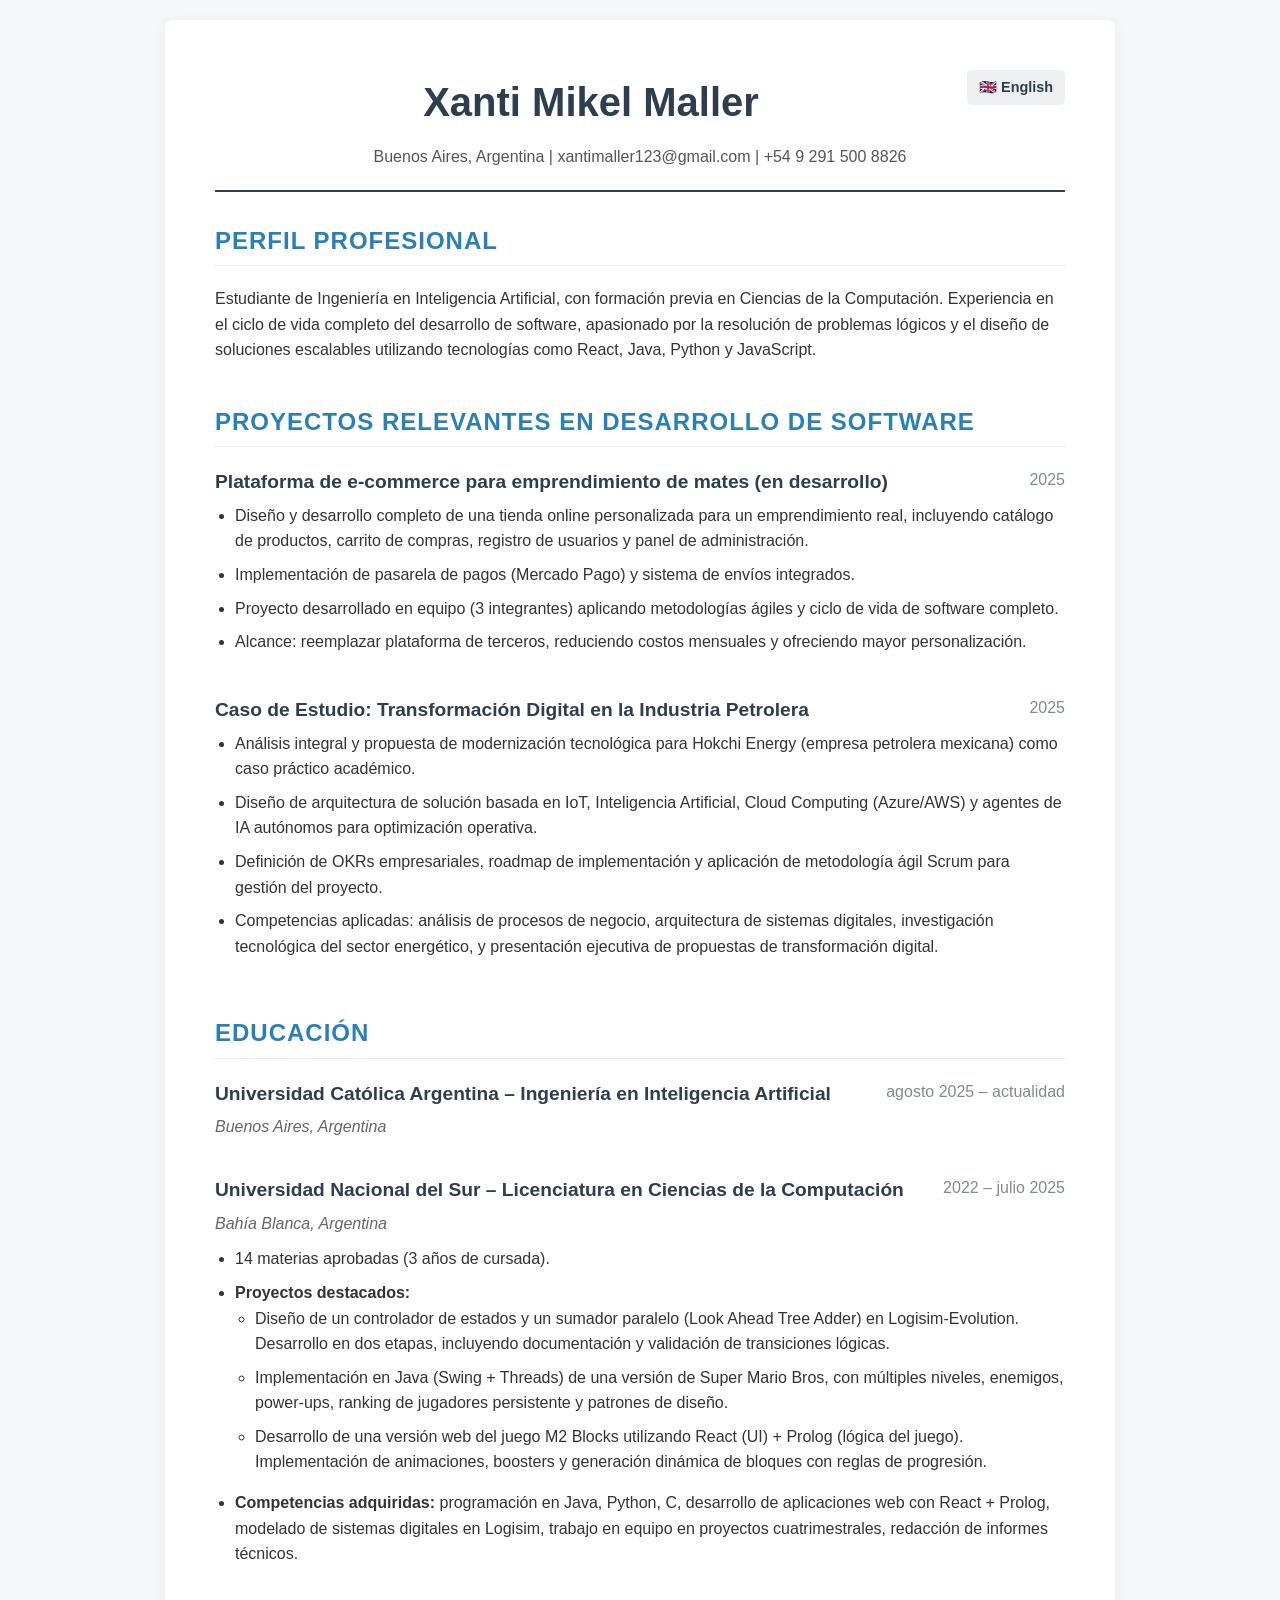
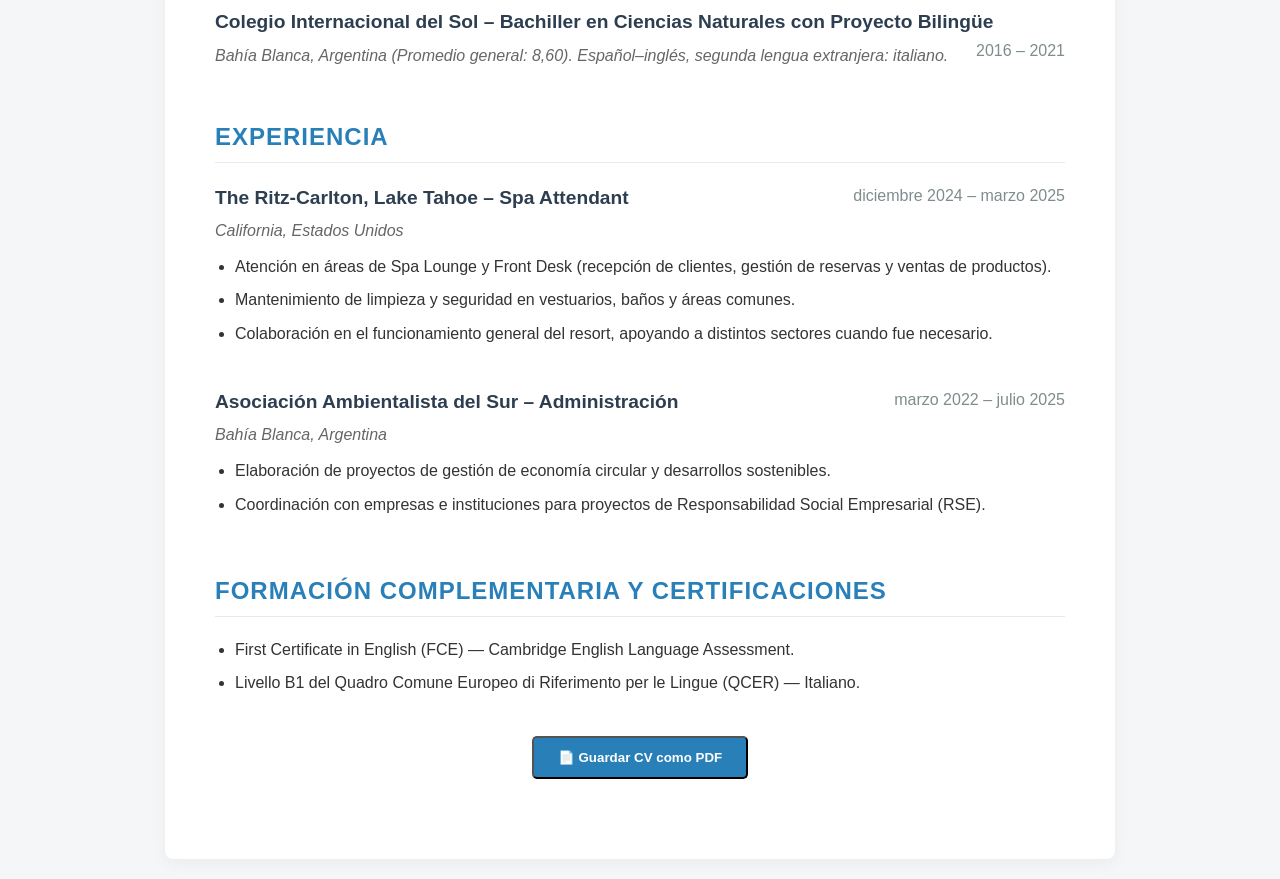
<file: index.html>
<!DOCTYPE html>
<html lang="es">
<head>
    <meta charset="UTF-8">
    <meta name="viewport" content="width=device-width, initial-scale=1.0">
    <title>Xanti Mikel Maller | Software & AI Engineering</title>
    <meta name="google-site-verification" content="Ho7knt756CS0c4azwocH3aI10gxgjuQar_3dnFWPRdE" />
    <meta name="description" content="Portfolio y CV de Xanti Mikel Maller. Ingeniería en Inteligencia Artificial y Desarrollo de Software.">
    <link rel="stylesheet" href="style.css">
</head>
<body>

    <div class="container">
        <header>
            <div class="ocultar-en-impresion">
                <a href="en.html" class="btn-idioma">🇬🇧 English</a>
            </div>
            <h1>Xanti Mikel Maller</h1>
            <p class="contacto">Buenos Aires, Argentina | xantimaller123@gmail.com | +54 9 291 500 8826</p>
        </header>

        <section class="seccion">
            <h2>Perfil Profesional</h2>
            <p>
                Estudiante de Ingeniería en Inteligencia Artificial, con formación previa en Ciencias de la Computación. 
                Experiencia en el ciclo de vida completo del desarrollo de software, apasionado por la resolución de problemas lógicos y 
                el diseño de soluciones escalables utilizando tecnologías como React, Java, Python y JavaScript.
            </p>
        </section>

        <main>
            <section class="seccion">
                <h2>Proyectos Relevantes en Desarrollo de Software</h2>
                
                <div class="item">
                    <h3>Plataforma de e-commerce para emprendimiento de mates (en desarrollo) <span class="fecha">2025</span></h3>
                    <ul>
                        <li>Diseño y desarrollo completo de una tienda online personalizada para un emprendimiento real, incluyendo catálogo de productos, carrito de compras, registro de usuarios y panel de administración.</li>
                        <li>Implementación de pasarela de pagos (Mercado Pago) y sistema de envíos integrados.</li>
                        <li>Proyecto desarrollado en equipo (3 integrantes) aplicando metodologías ágiles y ciclo de vida de software completo.</li>
                        <li>Alcance: reemplazar plataforma de terceros, reduciendo costos mensuales y ofreciendo mayor personalización.</li>
                    </ul>
                </div>

                <div class="item">
                    <h3>Caso de Estudio: Transformación Digital en la Industria Petrolera <span class="fecha">2025</span></h3>
                    <ul>
                        <li>Análisis integral y propuesta de modernización tecnológica para Hokchi Energy (empresa petrolera mexicana) como caso práctico académico.</li>
                        <li>Diseño de arquitectura de solución basada en IoT, Inteligencia Artificial, Cloud Computing (Azure/AWS) y agentes de IA autónomos para optimización operativa.</li>
                        <li>Definición de OKRs empresariales, roadmap de implementación y aplicación de metodología ágil Scrum para gestión del proyecto.</li>
                        <li>Competencias aplicadas: análisis de procesos de negocio, arquitectura de sistemas digitales, investigación tecnológica del sector energético, y presentación ejecutiva de propuestas de transformación digital.</li>
                    </ul>
                </div>
            </section>

            <section class="seccion">
                <h2>Educación</h2>
                
                <div class="item">
                    <h3>Universidad Católica Argentina – Ingeniería en Inteligencia Artificial <span class="fecha">agosto 2025 – actualidad</span></h3>
                    <p>Buenos Aires, Argentina</p>
                </div>

                <div class="item">
                    <h3>Universidad Nacional del Sur – Licenciatura en Ciencias de la Computación <span class="fecha">2022 – julio 2025</span></h3>
                    <p>Bahía Blanca, Argentina</p>
                    <ul>
                        <li>14 materias aprobadas (3 años de cursada).</li>
                        <li><strong>Proyectos destacados:</strong>
                            <ul>
                                <li>Diseño de un controlador de estados y un sumador paralelo (Look Ahead Tree Adder) en Logisim-Evolution. Desarrollo en dos etapas, incluyendo documentación y validación de transiciones lógicas.</li>
                                <li>Implementación en Java (Swing + Threads) de una versión de Super Mario Bros, con múltiples niveles, enemigos, power-ups, ranking de jugadores persistente y patrones de diseño.</li>
                                <li>Desarrollo de una versión web del juego M2 Blocks utilizando React (UI) + Prolog (lógica del juego). Implementación de animaciones, boosters y generación dinámica de bloques con reglas de progresión.</li>
                            </ul>
                        </li>
                        <li><strong>Competencias adquiridas:</strong> programación en Java, Python, C, desarrollo de aplicaciones web con React + Prolog, modelado de sistemas digitales en Logisim, trabajo en equipo en proyectos cuatrimestrales, redacción de informes técnicos.</li>
                    </ul>
                </div>

                <div class="item">
                    <h3>Colegio Internacional del Sol – Bachiller en Ciencias Naturales con Proyecto Bilingüe <span class="fecha">2016 – 2021</span></h3>
                    <p>Bahía Blanca, Argentina (Promedio general: 8,60). Español–inglés, segunda lengua extranjera: italiano.</p>
                </div>
            </section>

            <section class="seccion">
                <h2>Experiencia</h2>
                
                <div class="item">
                    <h3>The Ritz-Carlton, Lake Tahoe – Spa Attendant <span class="fecha">diciembre 2024 – marzo 2025</span></h3>
                    <p>California, Estados Unidos</p>
                    <ul>
                        <li>Atención en áreas de Spa Lounge y Front Desk (recepción de clientes, gestión de reservas y ventas de productos).</li>
                        <li>Mantenimiento de limpieza y seguridad en vestuarios, baños y áreas comunes.</li>
                        <li>Colaboración en el funcionamiento general del resort, apoyando a distintos sectores cuando fue necesario.</li>
                    </ul>
                </div>

                <div class="item">
                    <h3>Asociación Ambientalista del Sur – Administración <span class="fecha">marzo 2022 – julio 2025</span></h3>
                    <p>Bahía Blanca, Argentina</p>
                    <ul>
                        <li>Elaboración de proyectos de gestión de economía circular y desarrollos sostenibles.</li>
                        <li>Coordinación con empresas e instituciones para proyectos de Responsabilidad Social Empresarial (RSE).</li>
                    </ul>
                </div>
            </section>

            <section class="seccion">
                <h2>Formación Complementaria y Certificaciones</h2>
                <ul>
                    <li>First Certificate in English (FCE) — Cambridge English Language Assessment.</li>
                    <li>Livello B1 del Quadro Comune Europeo di Riferimento per le Lingue (QCER) — Italiano.</li>
                </ul>
            </section>

            <div style="text-align: center; margin-bottom: 30px;" class="ocultar-en-impresion">
                <button onclick="window.print()" class="btn-descarga">📄 Guardar CV como PDF</button>
            </div>
        </main>
    </div>

</body>
</html>
</file>
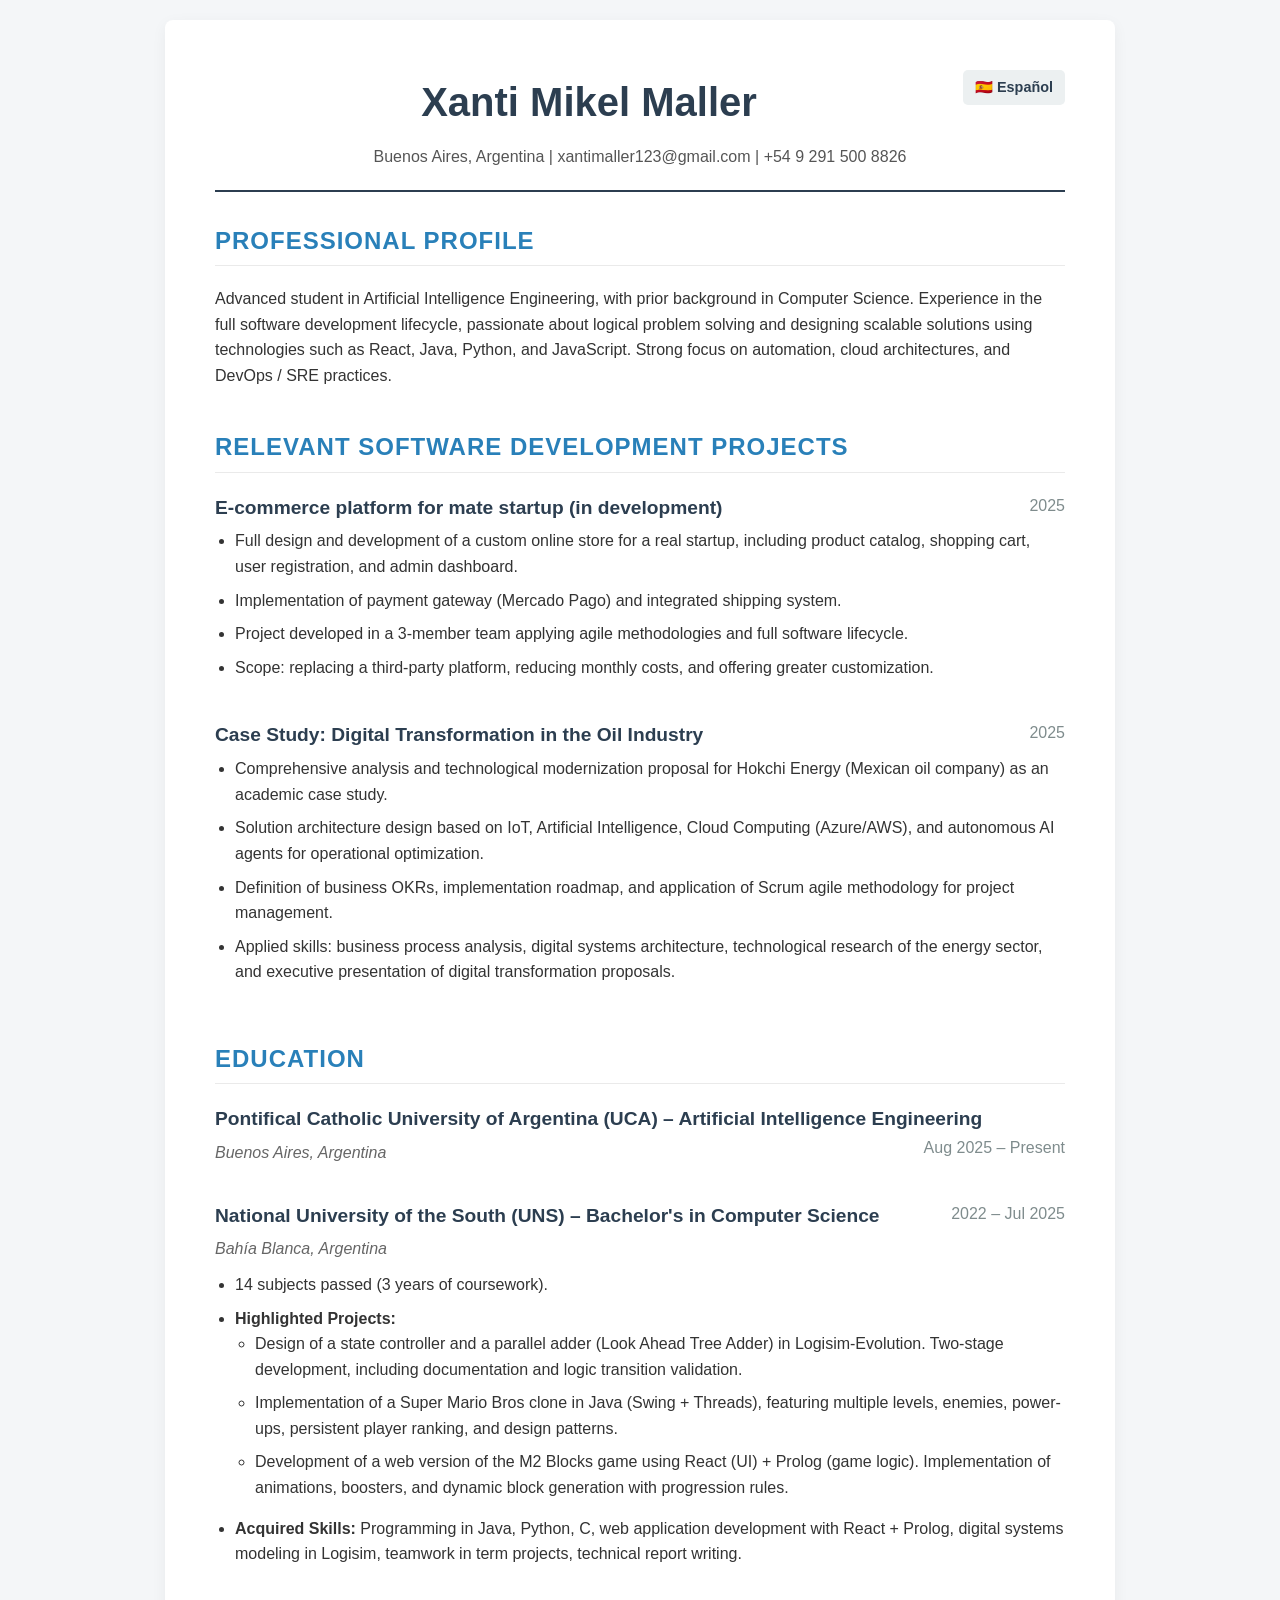
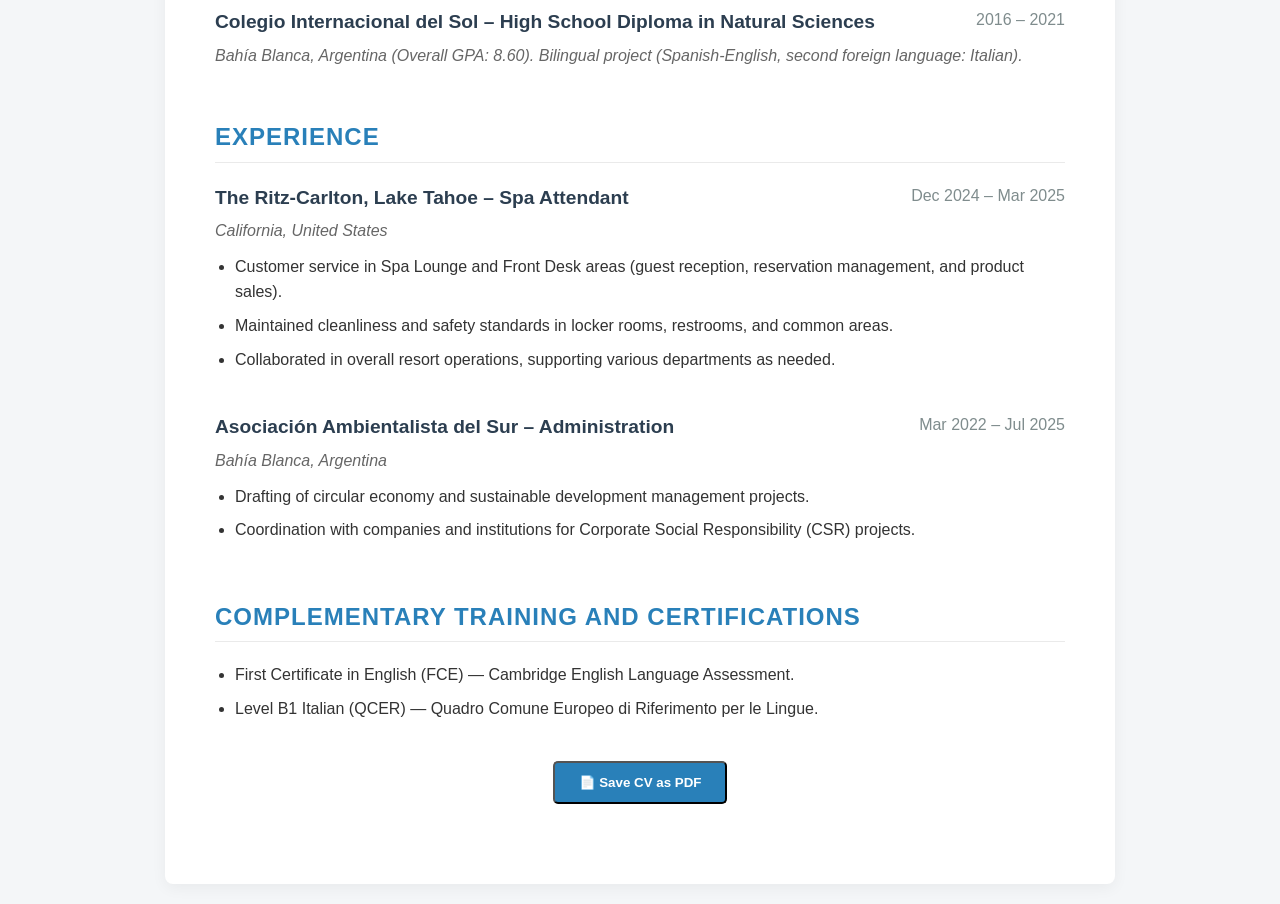
<file: en.html>
<!DOCTYPE html>
<html lang="en">
<head>
    <meta charset="UTF-8">
    <meta name="viewport" content="width=device-width, initial-scale=1.0">
    <title>Xanti Mikel Maller | Software & AI Engineering</title>
    <meta name="google-site-verification" content="Ho7knt756CS0c4azwocH3aI10gxgjuQar_3dnFWPRdE" />
    <meta name="description" content="Portfolio and CV of Xanti Mikel Maller. Artificial Intelligence Engineering and Software Development.">
    <link rel="stylesheet" href="style.css">
</head>
<body>

    <div class="container">
        <header>
            <div class="ocultar-en-impresion">
                <a href="index.html" class="btn-idioma">🇪🇸 Español</a>
            </div>
            <h1>Xanti Mikel Maller</h1>
            <p class="contacto">Buenos Aires, Argentina | xantimaller123@gmail.com | +54 9 291 500 8826</p>
        </header>

        <section class="seccion">
            <h2>Professional Profile</h2>
            <p>
                Advanced student in Artificial Intelligence Engineering, with prior background in Computer Science. 
                Experience in the full software development lifecycle, passionate about logical problem solving and 
                designing scalable solutions using technologies such as React, Java, Python, and JavaScript. 
                Strong focus on automation, cloud architectures, and DevOps / SRE practices.
            </p>
        </section>

        <main>
            <section class="seccion">
                <h2>Relevant Software Development Projects</h2>
                
                <div class="item">
                    <h3>E-commerce platform for mate startup (in development) <span class="fecha">2025</span></h3>
                    <ul>
                        <li>Full design and development of a custom online store for a real startup, including product catalog, shopping cart, user registration, and admin dashboard.</li>
                        <li>Implementation of payment gateway (Mercado Pago) and integrated shipping system.</li>
                        <li>Project developed in a 3-member team applying agile methodologies and full software lifecycle.</li>
                        <li>Scope: replacing a third-party platform, reducing monthly costs, and offering greater customization.</li>
                    </ul>
                </div>

                <div class="item">
                    <h3>Case Study: Digital Transformation in the Oil Industry <span class="fecha">2025</span></h3>
                    <ul>
                        <li>Comprehensive analysis and technological modernization proposal for Hokchi Energy (Mexican oil company) as an academic case study.</li>
                        <li>Solution architecture design based on IoT, Artificial Intelligence, Cloud Computing (Azure/AWS), and autonomous AI agents for operational optimization.</li>
                        <li>Definition of business OKRs, implementation roadmap, and application of Scrum agile methodology for project management.</li>
                        <li>Applied skills: business process analysis, digital systems architecture, technological research of the energy sector, and executive presentation of digital transformation proposals.</li>
                    </ul>
                </div>
            </section>

            <section class="seccion">
                <h2>Education</h2>
                
                <div class="item">
                    <h3>Pontifical Catholic University of Argentina (UCA) – Artificial Intelligence Engineering <span class="fecha">Aug 2025 – Present</span></h3>
                    <p>Buenos Aires, Argentina</p>
                </div>

                <div class="item">
                    <h3>National University of the South (UNS) – Bachelor's in Computer Science <span class="fecha">2022 – Jul 2025</span></h3>
                    <p>Bahía Blanca, Argentina</p>
                    <ul>
                        <li>14 subjects passed (3 years of coursework).</li>
                        <li><strong>Highlighted Projects:</strong>
                            <ul>
                                <li>Design of a state controller and a parallel adder (Look Ahead Tree Adder) in Logisim-Evolution. Two-stage development, including documentation and logic transition validation.</li>
                                <li>Implementation of a Super Mario Bros clone in Java (Swing + Threads), featuring multiple levels, enemies, power-ups, persistent player ranking, and design patterns.</li>
                                <li>Development of a web version of the M2 Blocks game using React (UI) + Prolog (game logic). Implementation of animations, boosters, and dynamic block generation with progression rules.</li>
                            </ul>
                        </li>
                        <li><strong>Acquired Skills:</strong> Programming in Java, Python, C, web application development with React + Prolog, digital systems modeling in Logisim, teamwork in term projects, technical report writing.</li>
                    </ul>
                </div>

                <div class="item">
                    <h3>Colegio Internacional del Sol – High School Diploma in Natural Sciences <span class="fecha">2016 – 2021</span></h3>
                    <p>Bahía Blanca, Argentina (Overall GPA: 8.60). Bilingual project (Spanish-English, second foreign language: Italian).</p>
                </div>
            </section>

            <section class="seccion">
                <h2>Experience</h2>
                
                <div class="item">
                    <h3>The Ritz-Carlton, Lake Tahoe – Spa Attendant <span class="fecha">Dec 2024 – Mar 2025</span></h3>
                    <p>California, United States</p>
                    <ul>
                        <li>Customer service in Spa Lounge and Front Desk areas (guest reception, reservation management, and product sales).</li>
                        <li>Maintained cleanliness and safety standards in locker rooms, restrooms, and common areas.</li>
                        <li>Collaborated in overall resort operations, supporting various departments as needed.</li>
                    </ul>
                </div>

                <div class="item">
                    <h3>Asociación Ambientalista del Sur – Administration <span class="fecha">Mar 2022 – Jul 2025</span></h3>
                    <p>Bahía Blanca, Argentina</p>
                    <ul>
                        <li>Drafting of circular economy and sustainable development management projects.</li>
                        <li>Coordination with companies and institutions for Corporate Social Responsibility (CSR) projects.</li>
                    </ul>
                </div>
            </section>

            <section class="seccion">
                <h2>Complementary Training and Certifications</h2>
                <ul>
                    <li>First Certificate in English (FCE) — Cambridge English Language Assessment.</li>
                    <li>Level B1 Italian (QCER) — Quadro Comune Europeo di Riferimento per le Lingue.</li>
                </ul>
            </section>

            <div style="text-align: center; margin-bottom: 30px;" class="ocultar-en-impresion">
                <button onclick="document.title='Xanti_Maller_CV_EN'; window.print(); document.title='Xanti Mikel Maller | Software & AI Engineering';" class="btn-descarga">📄 Save CV as PDF</button>
            </div>
        </main>
    </div>

</body>
</html>
</file>
<file: style.css>
/* Configuraciones generales */
body {
    font-family: 'Segoe UI', Roboto, Helvetica, Arial, sans-serif;
    line-height: 1.6;
    color: #333;
    background-color: #f4f6f8; /* Un fondo gris muy sutil */
    margin: 0;
    padding: 20px;
}

/* El contenedor que simula la "hoja" del CV */
.container {
    max-width: 850px;
    margin: 0 auto;
    background-color: #ffffff;
    padding: 50px;
    border-radius: 8px;
    box-shadow: 0 4px 15px rgba(0, 0, 0, 0.05); /* Sombra elegante */
}

/* Estilos del encabezado (Tu nombre y datos) */
header {
    text-align: center;
    border-bottom: 2px solid #2c3e50;
    padding-bottom: 20px;
    margin-bottom: 30px;
}

h1 {
    font-size: 2.5rem;
    color: #2c3e50; /* Azul oscuro profesional */
    margin: 0 0 10px 0;
}

.contacto {
    font-size: 1rem;
    color: #555;
    margin: 0;
}

/* Estilos de las secciones y títulos */
.seccion {
    margin-bottom: 40px;
}

h2 {
    font-size: 1.5rem;
    color: #2980b9; /* Azul más claro para resaltar secciones */
    border-bottom: 1px solid #eaeaea;
    padding-bottom: 5px;
    margin-bottom: 20px;
    text-transform: uppercase;
    letter-spacing: 1px;
}

h3 {
    font-size: 1.2rem;
    color: #2c3e50;
    margin: 0 0 5px 0;
}

/* Estilos para las fechas alineadas a la derecha */
.fecha {
    font-weight: normal;
    color: #7f8c8d;
    font-size: 1rem;
    float: right;
}

.item {
    margin-bottom: 25px;
}

.item p {
    margin: 0 0 10px 0;
    font-style: italic;
    color: #666;
}

/* Estilos de las listas (bullet points) */
ul {
    margin: 0 0 15px 0;
    padding-left: 20px;
}

li {
    margin-bottom: 8px;
}

/* Limpiar el float de las fechas para que no rompa el diseño */
.item::after {
    content: "";
    display: table;
    clear: both;
}

/* Estilo del botón de descarga */
.btn-descarga {
    display: inline-block;
    background-color: #2980b9;
    color: white;
    padding: 12px 24px;
    text-decoration: none;
    border-radius: 5px;
    font-weight: bold;
    transition: background-color 0.3s;
}

.btn-descarga:hover {
    background-color: #2c3e50;
}

/* Estilo del botón de idioma */
.btn-idioma {
    display: inline-block;
    background-color: #ecf0f1;
    color: #2c3e50;
    padding: 6px 12px;
    text-decoration: none;
    border-radius: 5px;
    font-weight: bold;
    font-size: 0.9rem;
    float: right;
    transition: background-color 0.3s;
}

.btn-idioma:hover {
    background-color: #bdc3c7;
}

/* Limpiador para el botón flotante */
header::after {
    content: "";
    display: table;
    clear: both;
}

/* --- REGLAS PARA CUANDO SE GENERA EL PDF --- */
/* --- REGLAS PARA CUANDO SE GENERA EL PDF --- */
@media print {
    /* Esto configura la hoja en tamaño A4 y le dice al navegador que saque sus márgenes por defecto */
    @page {
        size: A4;
        margin: 1.5cm; /* Margen elegante para el CV */
    }

    .ocultar-en-impresion {
        display: none !important;
    }
    
    body {
        background-color: #ffffff;
        margin: 0;
        padding: 0;
    }
    
    .container {
        box-shadow: none;
        padding: 0;
        max-width: 100%;
    }
    
    /* Dejamos que las secciones se corten entre páginas... */
    .seccion {
        page-break-inside: auto; 
    }
    
    /* ...pero evitamos que un trabajo o proyecto específico quede cortado a la mitad */
    .item {
        page-break-inside: avoid; 
        break-inside: avoid;
    }
}
</file>
